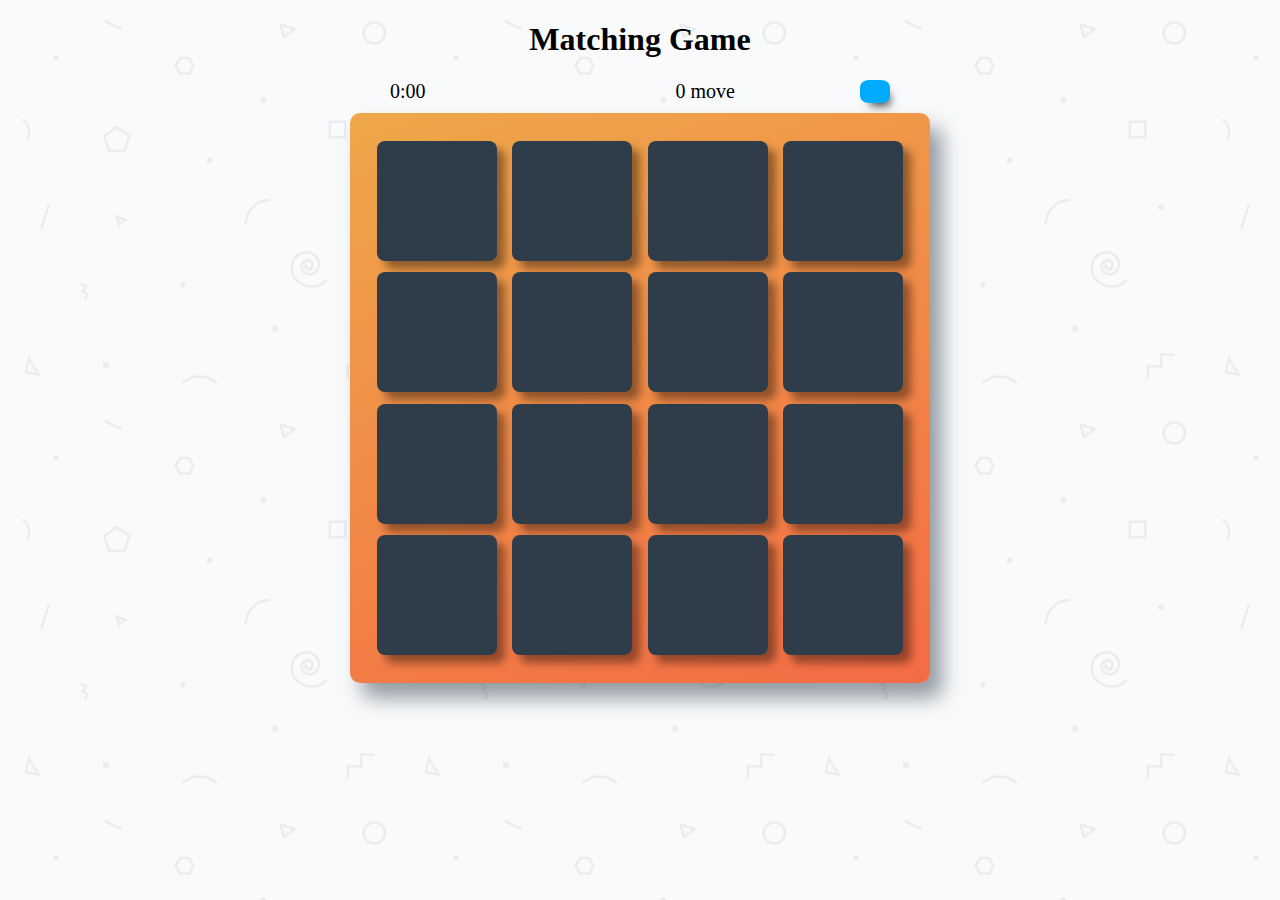
<file: index.html>
<!doctype html>
<html lang="en">
<head>
    <meta charset="utf-8">
    <title>Regular Mode</title>
    <meta name="Regular Mode" content="">
    <link rel="stylesheet" href="https://use.fontawesome.com/releases/v5.2.0/css/all.css" integrity="sha384-hWVjflwFxL6sNzntih27bfxkr27PmbbK/iSvJ+a4+0owXq79v+lsFkW54bOGbiDQ" crossorigin="anonymous">
    <link rel="stylesheet" href="css/app.css">
</head>
<body>

    <div class="container">
        <header>
            <h1>Matching Game</h1>
        </header>

        <section class="score-panel">
            <p class="timer-display">0:00</p>
            <ul class="stars">
        	</ul>
        	<span class="moves">0 move</span>
    		<button class="score-panel-btn" id="restart-btn">
                <i class="fas fa-redo"></i>
            </button>
        </section>

        <ul class="deck">
        </ul>

        <section class="game-cmpltd_modal">
            <section class="content-wrapper">
                <section class="modal-header">
                    <h1 class="modal-title"></h1>
                    <span class="close-btn">&times;</span>
                </section>
                <section class="modal-body">
                    <p>You've matched all cards correctly in <span class="time-spent"></span> with <span class="num-of-moves"></span> and earned a <span class="num-of-stars"></span> star rating.</p>
                </section>
                <section class="modal-footer">
                    <button class="retry">Try again</button>
                </section>
            </section>
        </section>
    </div>

    <script src="js/app.js"></script>
</body>
</html>
<!--TODO add game mode functionality-->
</file>
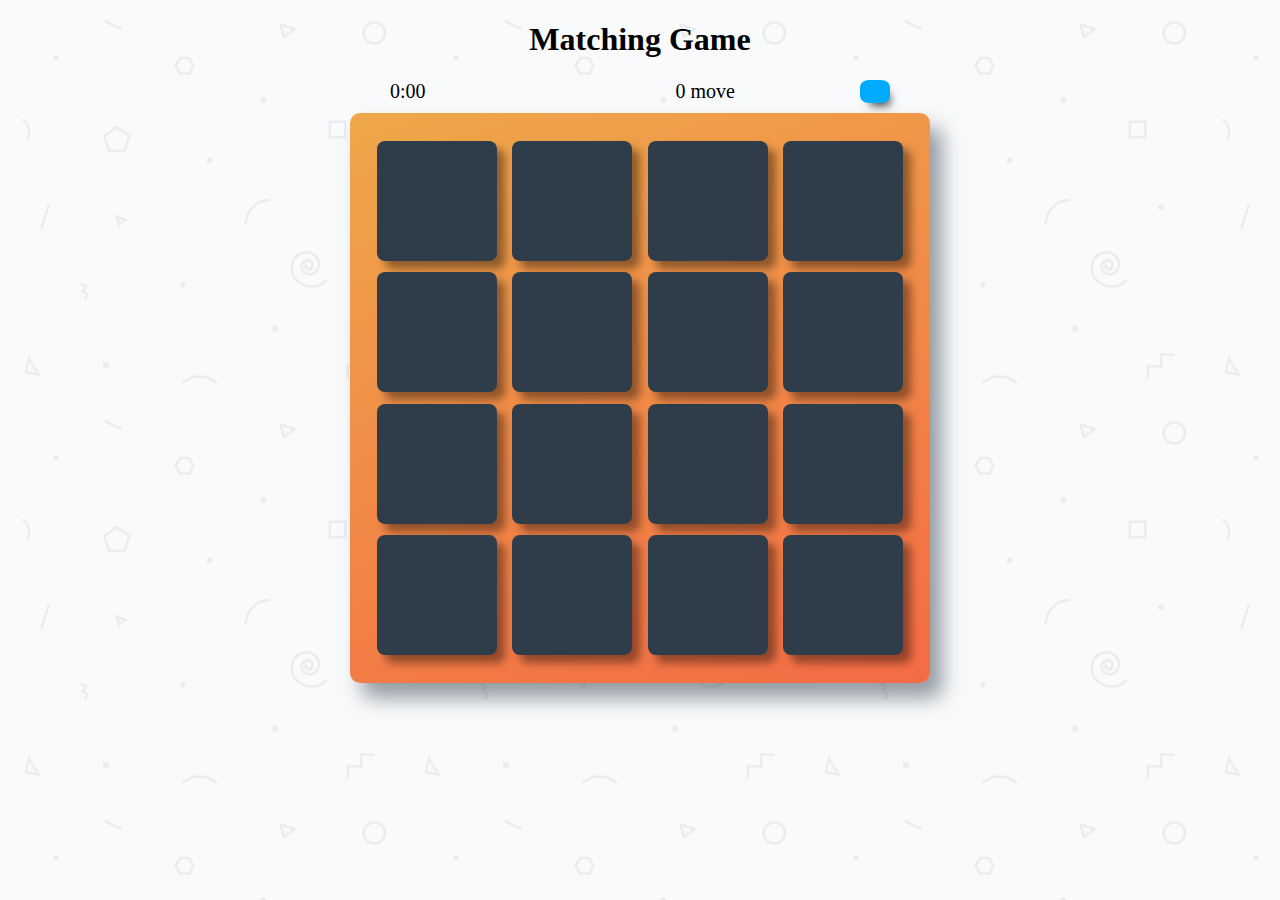
<file: html/regular-mode.html>
<!doctype html>
<html lang="en">
<head>
    <meta charset="utf-8">
    <title>Regular Mode</title>
    <meta name="Regular Mode" content="">
    <link rel="stylesheet" href="https://use.fontawesome.com/releases/v5.2.0/css/all.css" integrity="sha384-hWVjflwFxL6sNzntih27bfxkr27PmbbK/iSvJ+a4+0owXq79v+lsFkW54bOGbiDQ" crossorigin="anonymous">
    <link rel="stylesheet" href="../css/app.css">
</head>
<body>

    <div class="container">
        <header>
            <h1>Matching Game</h1>
        </header>

        <section class="score-panel">
            <p class="timer-display">0:00</p>
            <ul class="stars">
        	</ul>
        	<span class="moves">0 move</span>
    		<button class="score-panel-btn" id="restart-btn">
                <i class="fas fa-redo"></i>
            </button>
        </section>

        <ul class="deck">
        </ul>

        <section class="game-cmpltd_modal">
            <section class="content-wrapper">
                <section class="modal-header">
                    <h1 class="modal-title"></h1>
                    <span class="close-btn">&times;</span>
                </section>
                <section class="modal-body">
                    <p>You've matched all cards correctly in <span class="time-spent"></span> with <span class="num-of-moves"></span> and earned a <span class="num-of-stars"></span> star rating.</p>
                </section>
                <section class="modal-footer">
                    <button class="retry">Try again</button>
                </section>
            </section>
        </section>
    </div>

    <script src="../js/app.js"></script>
</body>
</html>
<!--TODO add game mode functionality-->
</file>
<file: css/app.css>
html {
    box-sizing: border-box;
}

*,
*::before,
*::after {
    box-sizing: inherit;
}

html,
body {
    width: 100%;
    height: 100%;
    margin: 0;
    padding: 0;
}

.moves,
.timer-display,
.modal-body {
    font-size: 20px;
}

body {
    background: #fff url('../img/geometry2.png'); /* Background pattern from Subtle Patterns */
    font-family: comic sans ms;
}

.container {
    display: flex;
    justify-content: center;
    align-items: center;
    flex-direction: column;
}

/*
 * Styles for the deck of cards
 */

.deck {
    width: 580px;
    min-height: 570px;
    background: linear-gradient(160deg, #eea849 0%, #f46b45 100%);
    padding: 22px;
    border-radius: 10px;
    box-shadow: 12px 15px 20px 0 rgba(46, 61, 73, 0.5);
    display: flex;
    flex-wrap: wrap;
    justify-content: space-between;
    align-items: center;
    margin: 0 0 3em;
    overflow: hidden;
}

.deck .card {
    height: 120px;
    width: 120px;
    margin: 5px;
    background: #2e3d49;
    font-size: 0;
    color: #fff;
    border-radius: 8px;
    cursor: pointer;
    display: flex;
    justify-content: center;
    align-items: center;
    box-shadow: 8px 8px 8px 0 rgba(0, 0, 0, 0.4);
}

.deck .card.open {
    transform: rotateY(0);
    background: #02b3e4;
    cursor: default;
}

.deck .card.show {
    font-size: 33px;
}

.deck .card.match {
    cursor: default;
    background: #02ccba;
    font-size: 33px;
    animation-name: matched;
    animation-duration: 0.6s;
}

.wrong-guess {
    animation-name: noMatch;
    animation-duration: 0.6s;
}

/*
 * Styles for the Score Panel
 */

.score-panel {
    width: 500px;
    margin-bottom: 10px;
    display: flex;
    flex-direction: row;
    justify-content: space-between;
}

.timer-display {
    margin: 0;
    padding: 0;
}

.score-panel .stars {
    margin: 0;
    padding: 0;
    display: inline-block;
    margin: 0 0px 0 0;
}

.fa-star {
    color: #ffd700;
}

.score-panel .stars li {
    list-style: none;
    display: inline-block;
}

#restart-btn {
    cursor: pointer;
    font-size: 20px;
    background: #0af;
    outline: none;
    border: none;
    box-shadow: 5px 8px 8px -5px rgba(0, 0, 0, 0.7);
    border-radius: 30%;
    padding: 5px;
    width: 30px;

}
/*
.score-panel*/

/* Adapted from vidoe tutorial at https://www.youtube.com/watch?v=6ophW7Ask_0 */
.game-cmpltd_modal {
    display: none;
    position: fixed;
    z-index: 1;
    left: 0;
    top: 0;
    height: 100%;
    width: 100%;
    background: rgba(0, 0, 0, 0.2);
}

.modal-header {
    width: 100%;
    background: #eea849;
    display: flex;
    flex-direction: row;
    justify-content: space-between;
}

.modal-footer {
    display: flex;
    justify-content: center;
    align-items: center;
    width: 100;
    background: #eea849;
}

.modal-title {
    font-size: 1.5em;
    margin: 0;
    padding: 0;
}

.retry {
    cursor: pointer;
    font-size: 20px;
    background: #0af;
    outline: none;
    border: none;
    box-shadow: 5px 8px 8px -5px rgba(0, 0, 0, 0.7);
    border-radius: 5px;
    padding: 5px;
}

.content-wrapper {
    margin: 30% auto;
    width: 55%;
    background: #fff;
    box-shadow: 8px 8px 8px -5px rgba(0, 0, 0, 0.9);
    border-radius: 3px;
}

.close-btn {
    font-size: 1.5em;
    cursor: pointer;
}

/*adapted from w3schools how to shake an image https://www.w3schools.com/howto/howto_css_shake_image.asp*/
@keyframes noMatch {
    0% { transform: translate(1px, 1px) rotate(0deg); background: red;}
    10% { transform: translate(-1px, -2px) rotate(-1deg); background: red;}
    20% { transform: translate(-3px, 0px) rotate(1deg); background: red;}
    30% { transform: translate(3px, 2px) rotate(0deg); background: red;}
    40% { transform: translate(1px, -1px) rotate(1deg); background: red;}
    50% { transform: translate(-1px, 2px) rotate(-1deg); background: red;}
    60% { transform: translate(-3px, 1px) rotate(0deg); background: red;}
    70% { transform: translate(3px, 1px) rotate(-1deg); background: red;}
    80% { transform: translate(-1px, -1px) rotate(1deg); background: red;}
    90% { transform: translate(1px, 2px) rotate(0deg); background: red;}
    100% { transform: translate(1px, -2px) rotate(-1deg); background: #2e3d49;}
}

@keyframes matched {
    0% { transform: translate(1px, 1px) rotate(0deg); background: #02ccba;}
    10% { transform: translate(-3px, -2px) rotate(-1deg); background: #02ccba;}
    20% { transform: translate(-9px, 0px) rotate(1deg); background: #02ccba;}
    30% { transform: translate(7px, 3px) rotate(0deg); background: #02ccba;}
    40% { transform: scale3d(1, 1, 1); background: #02ccba;}
    50% { transform: scale3d(0.6, 0.5, 0.4);  background: #02ccba;}
    60% { transform: scale3d(0.8, 0.9, 0.7);  background: #02ccba;}
    70% { transform: scale3d(1, 1, 1); background: #02ccba;}
    80% { transform: translate(-1px, -1px) rotate(1deg); background: #02ccba;}
    90% { transform: translate(1px, 2px) rotate(0deg); background: #02ccba;}
    100% { transform: translate(1px, -2px) rotate(-1deg); background: ##02ccba;}
}
</file>
